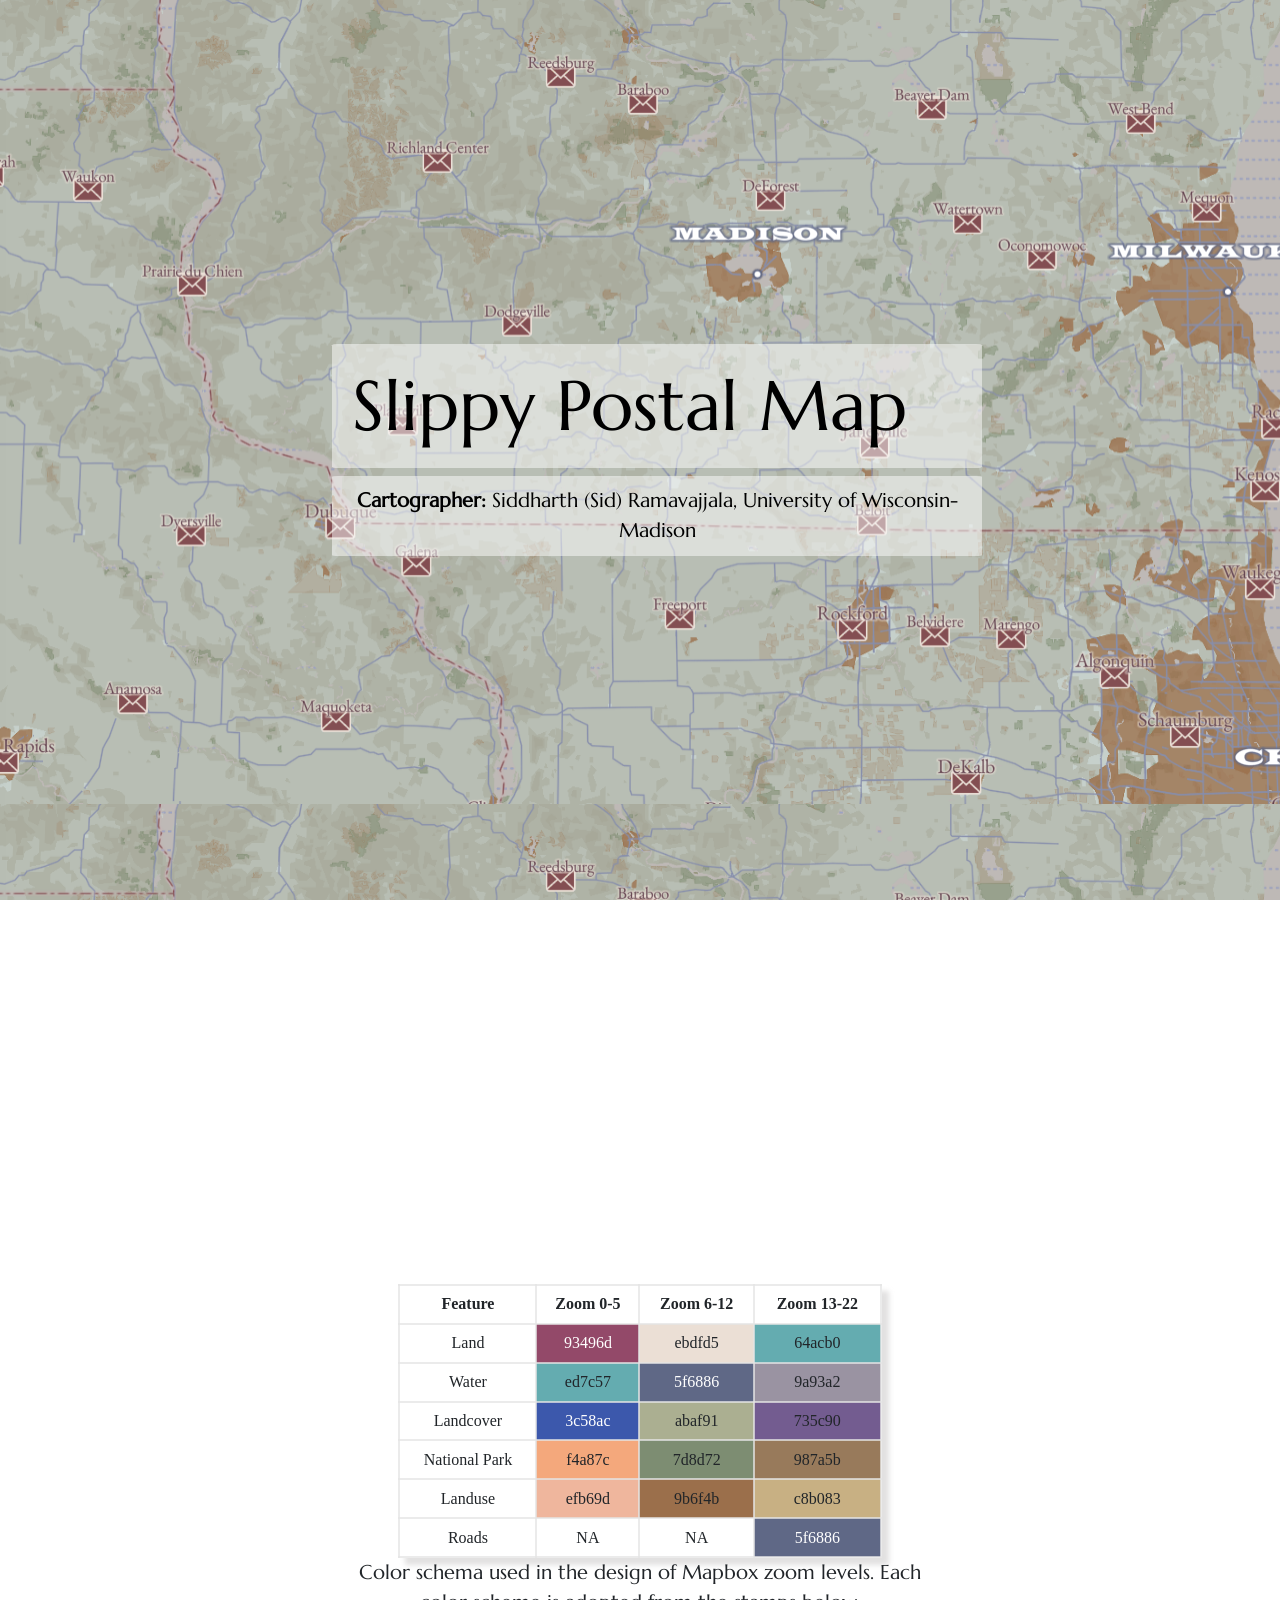
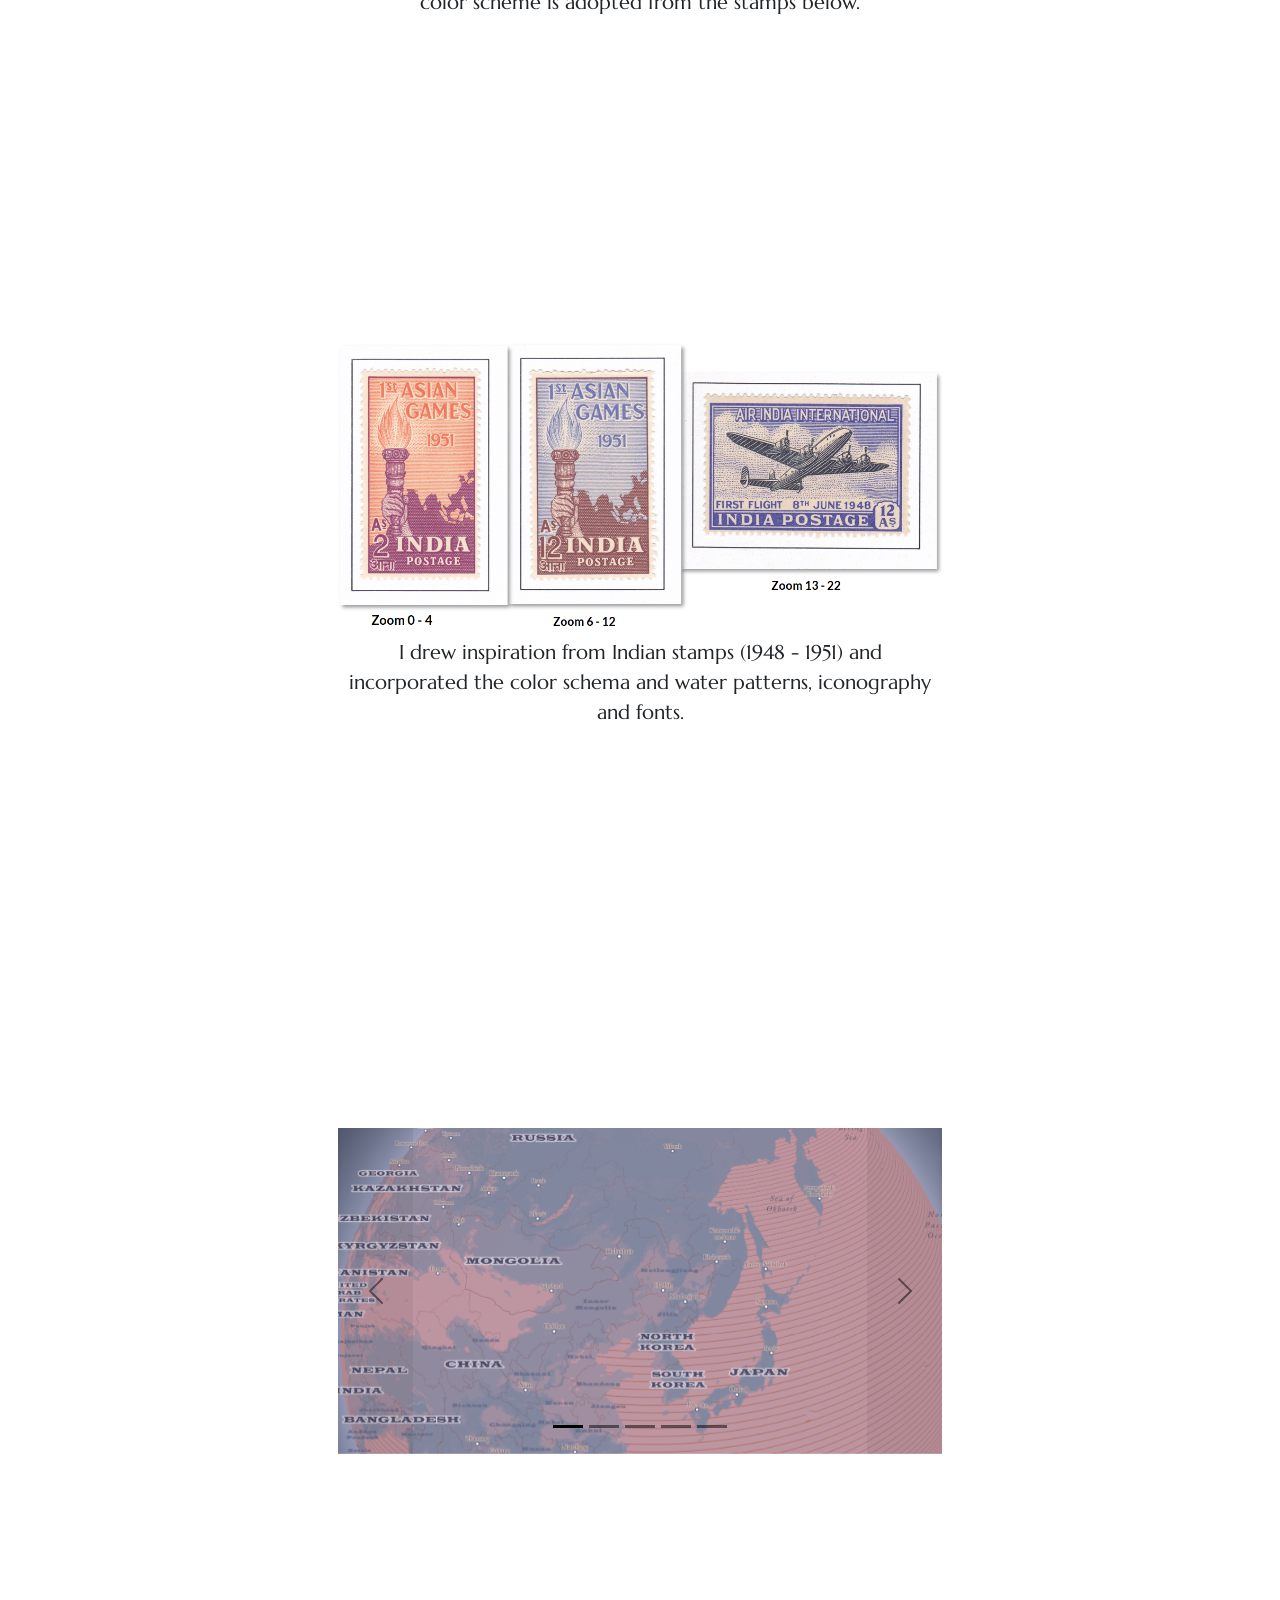
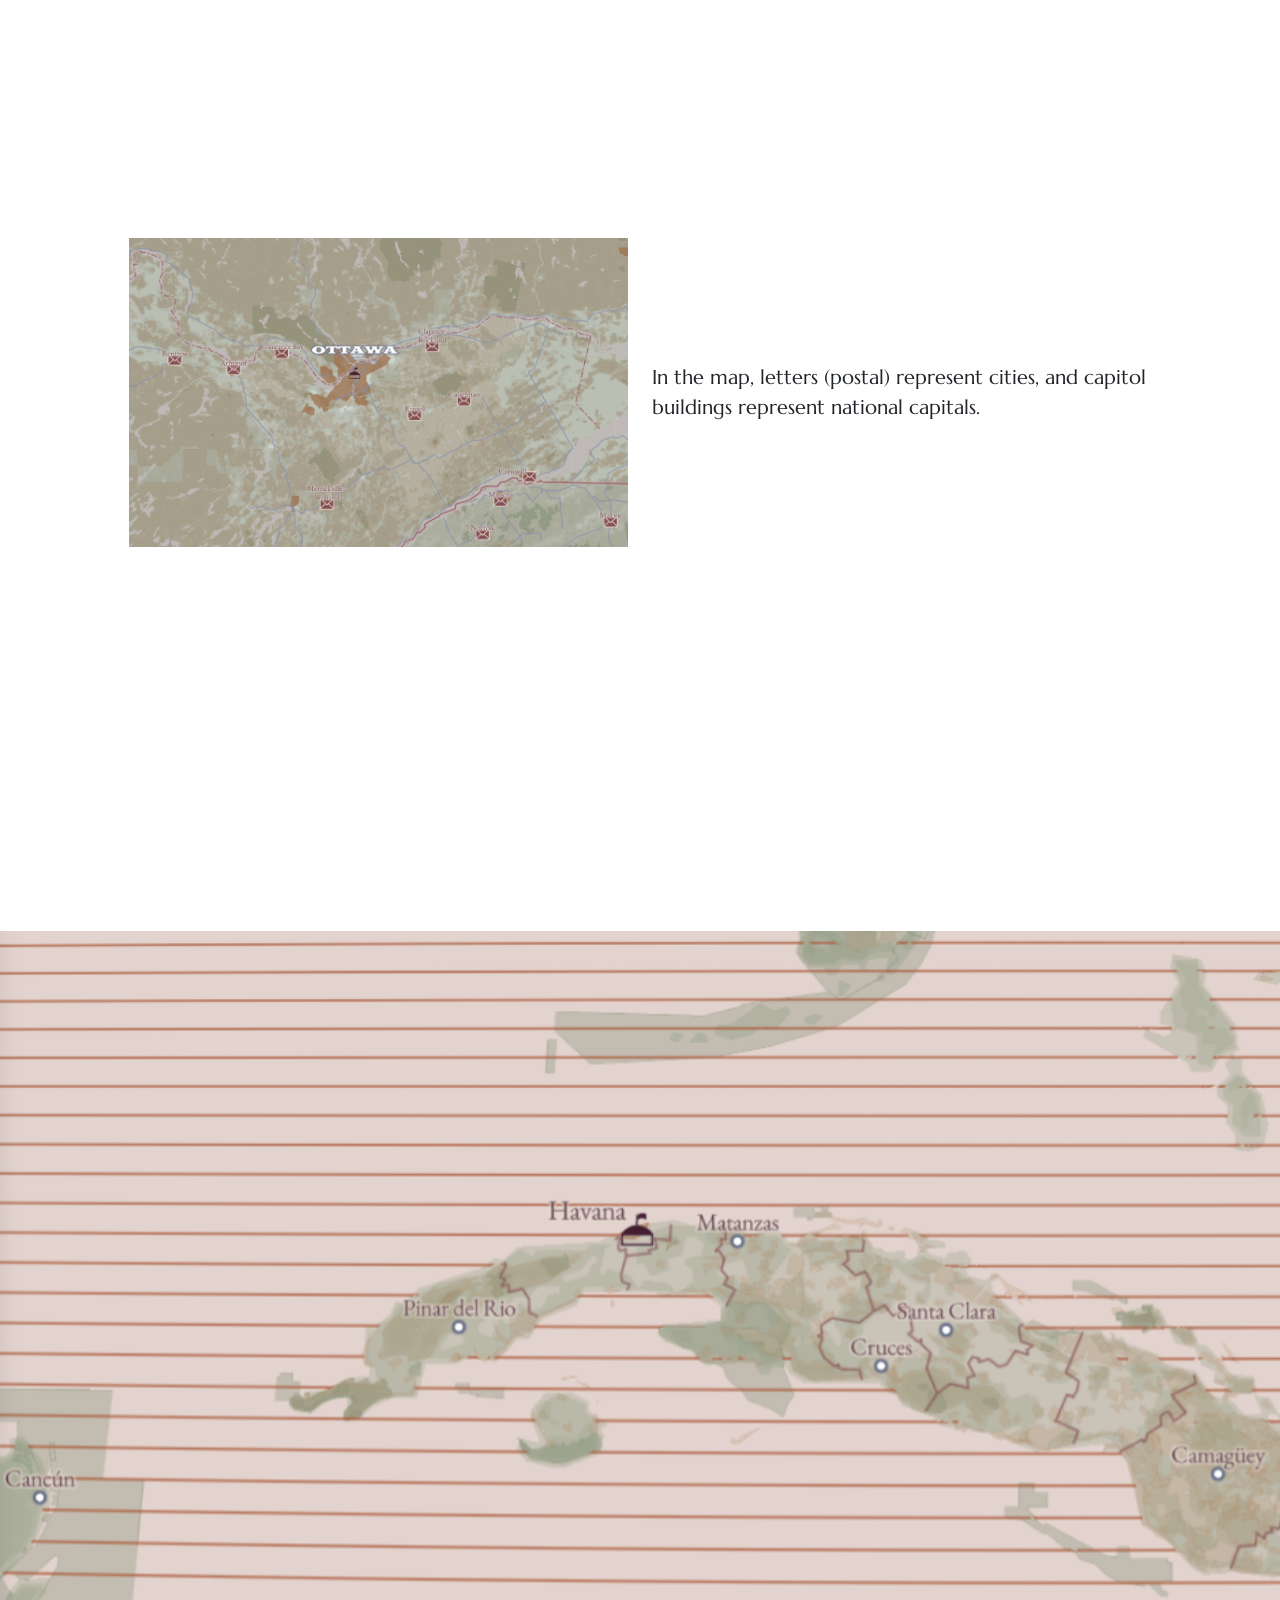
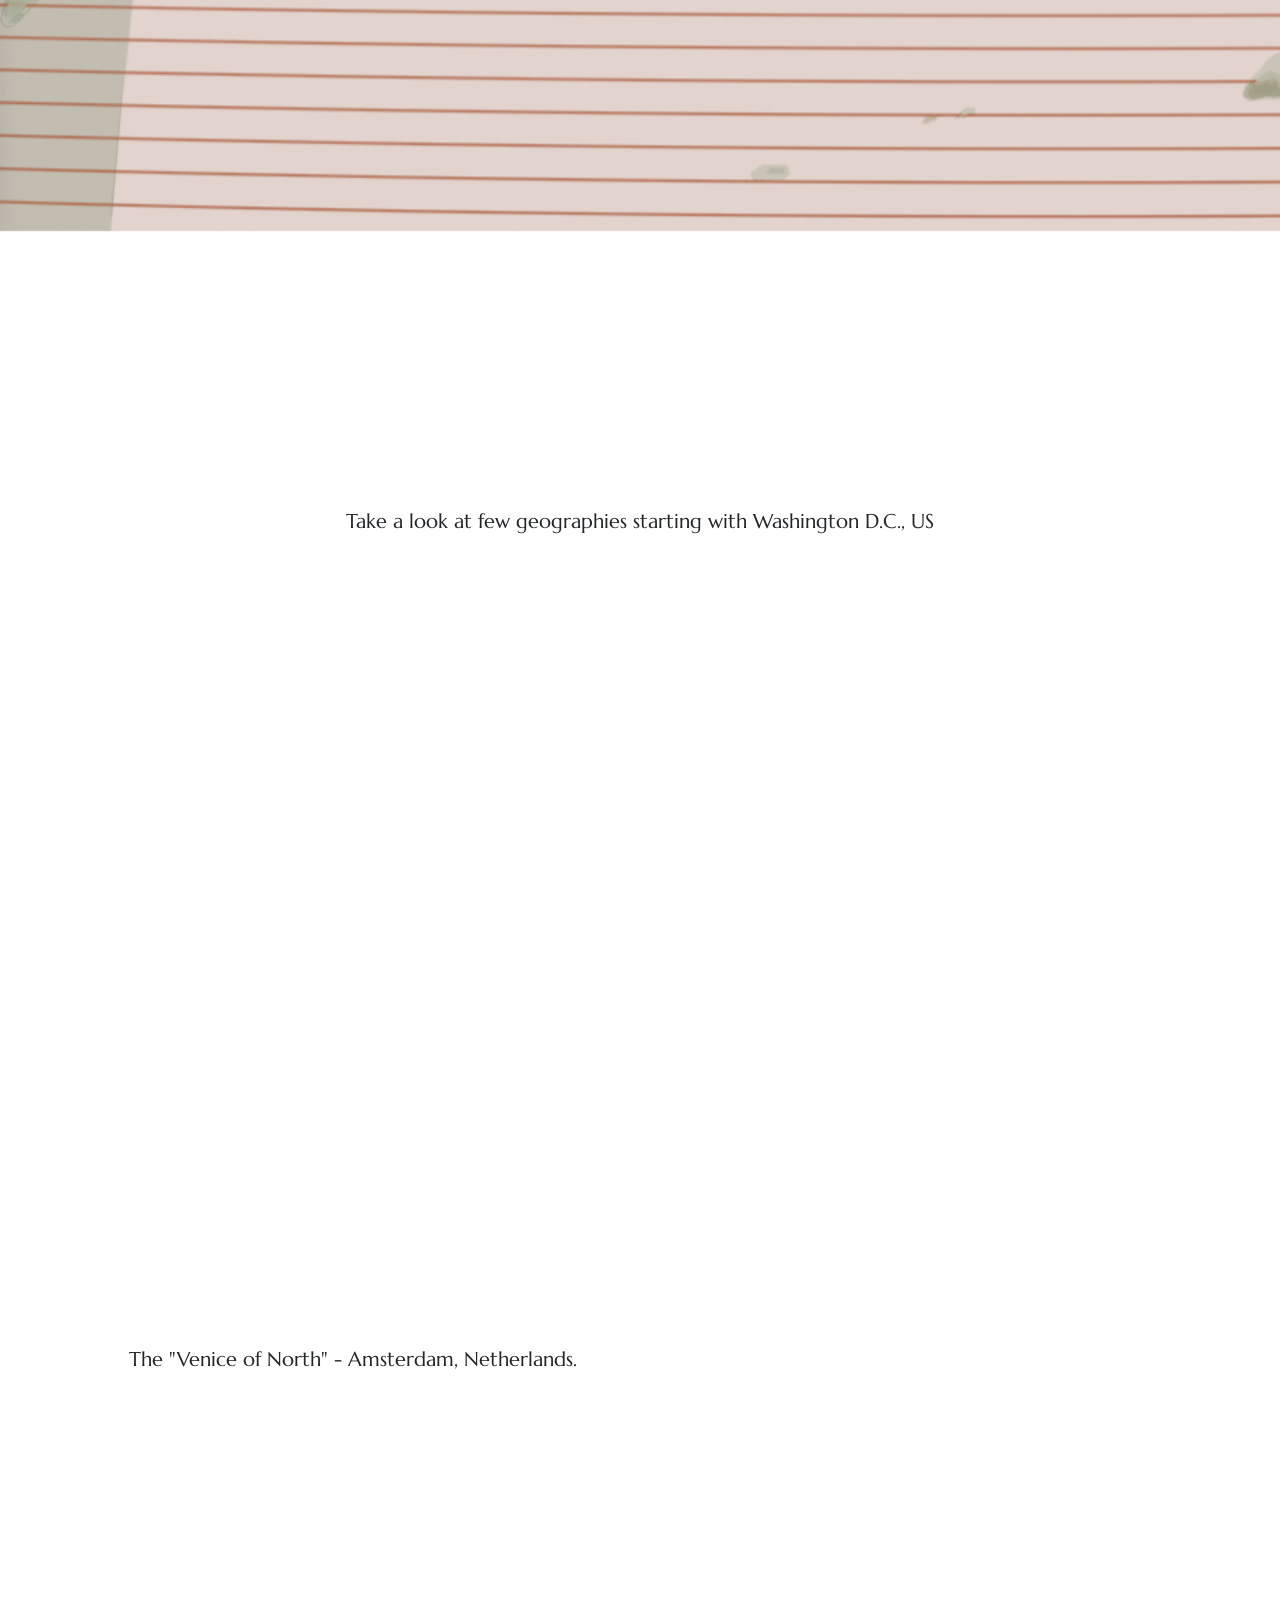
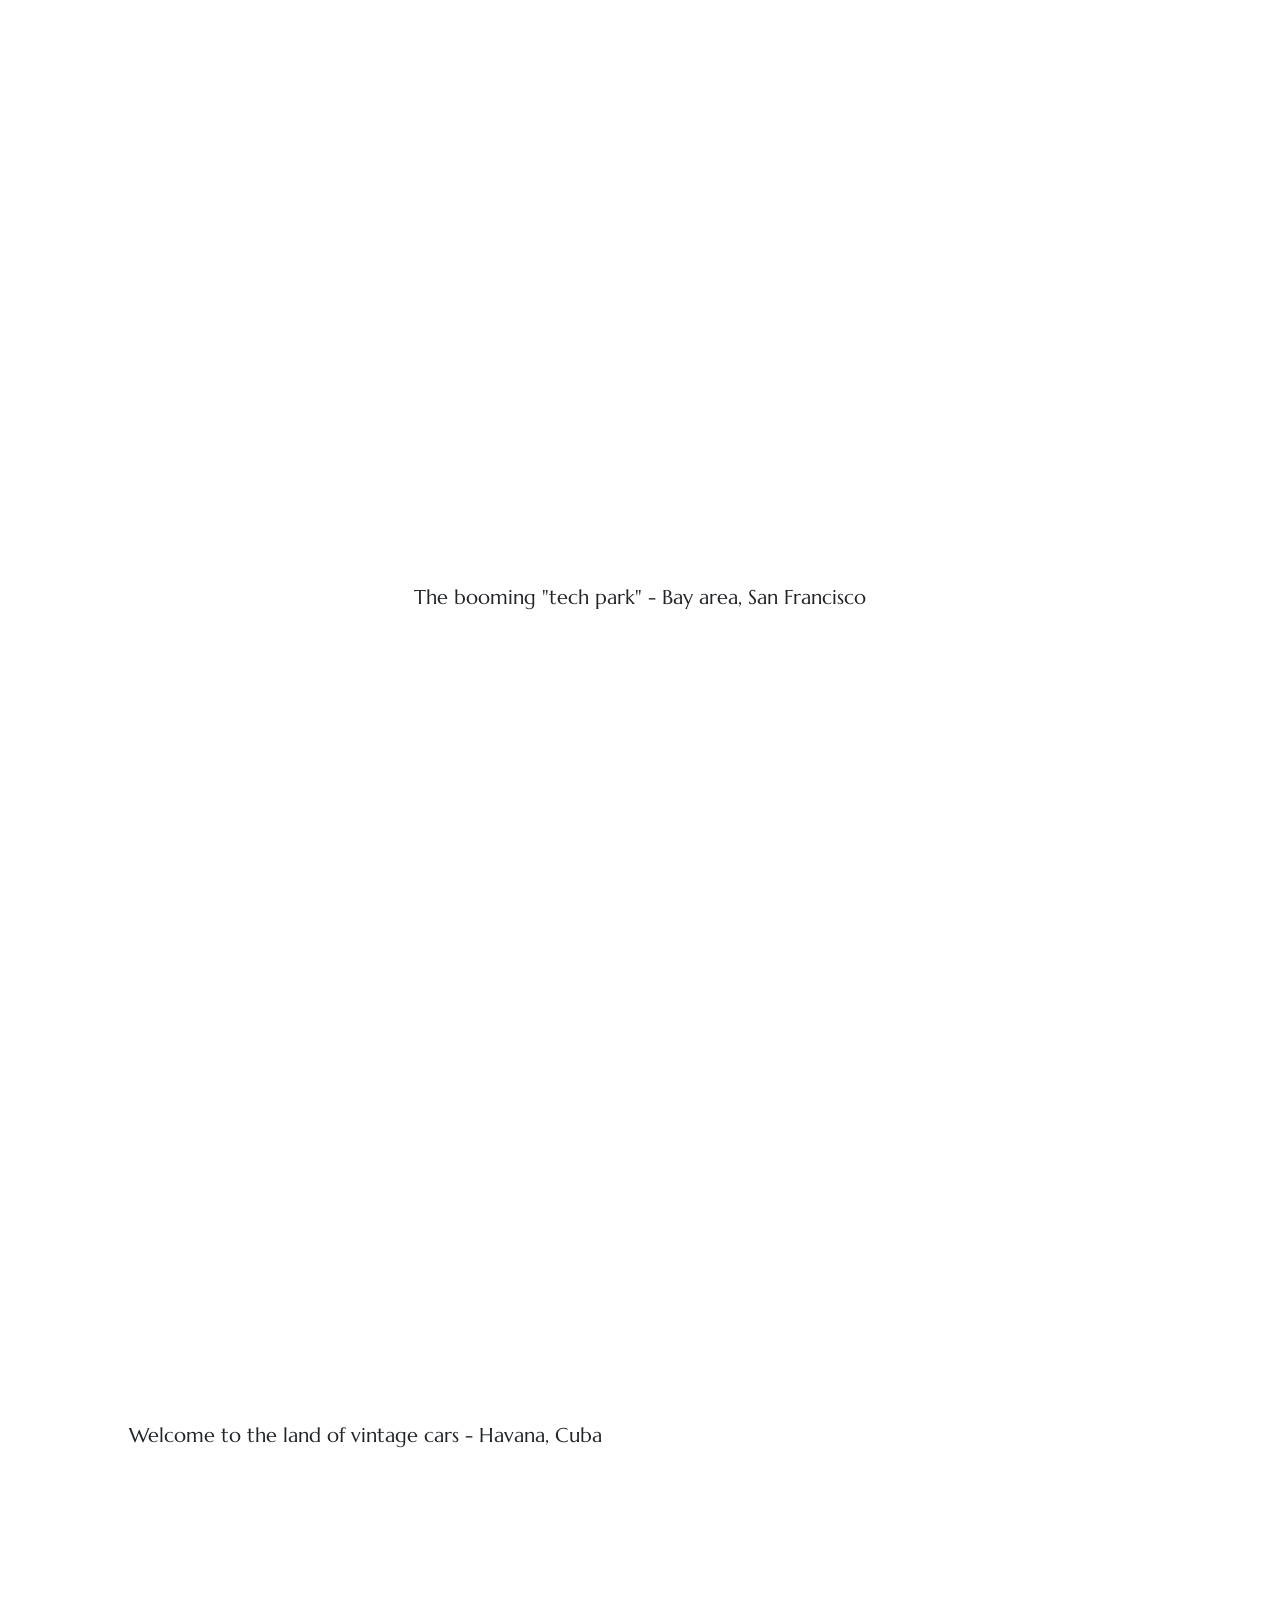
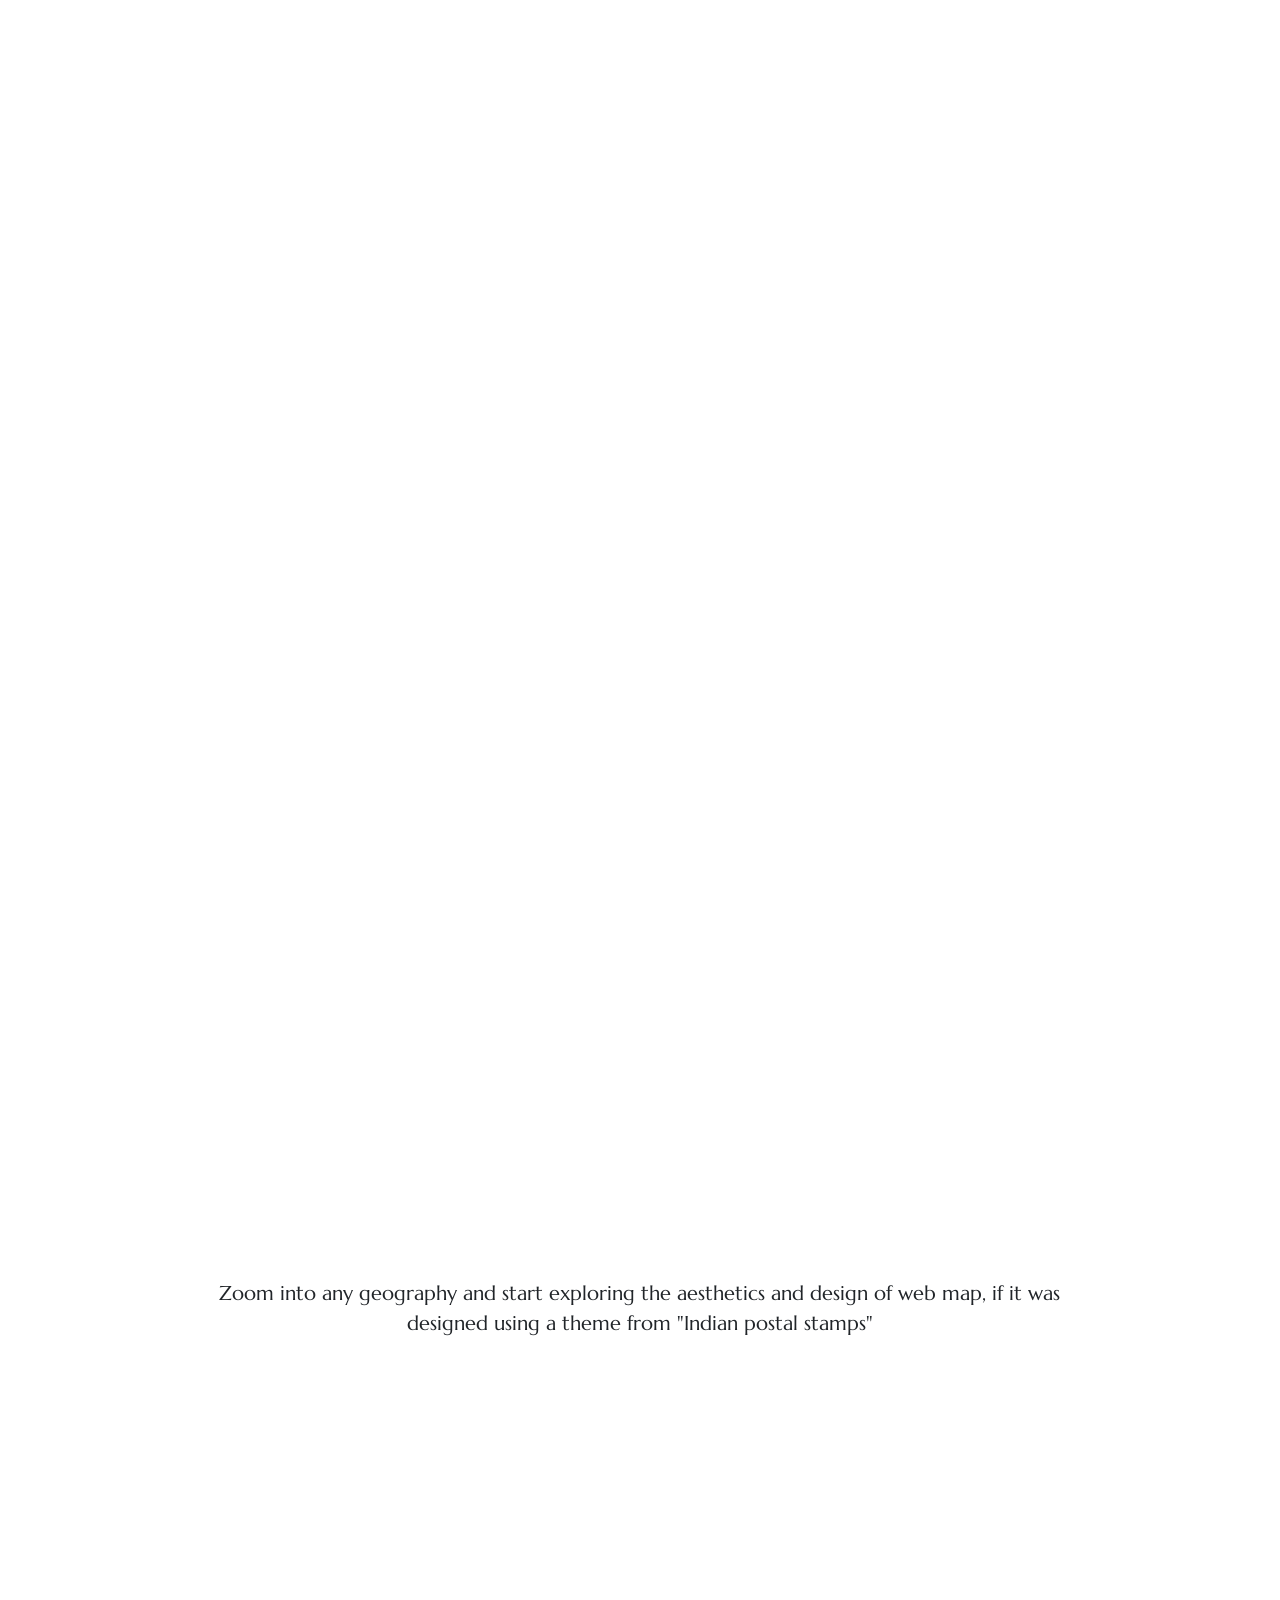
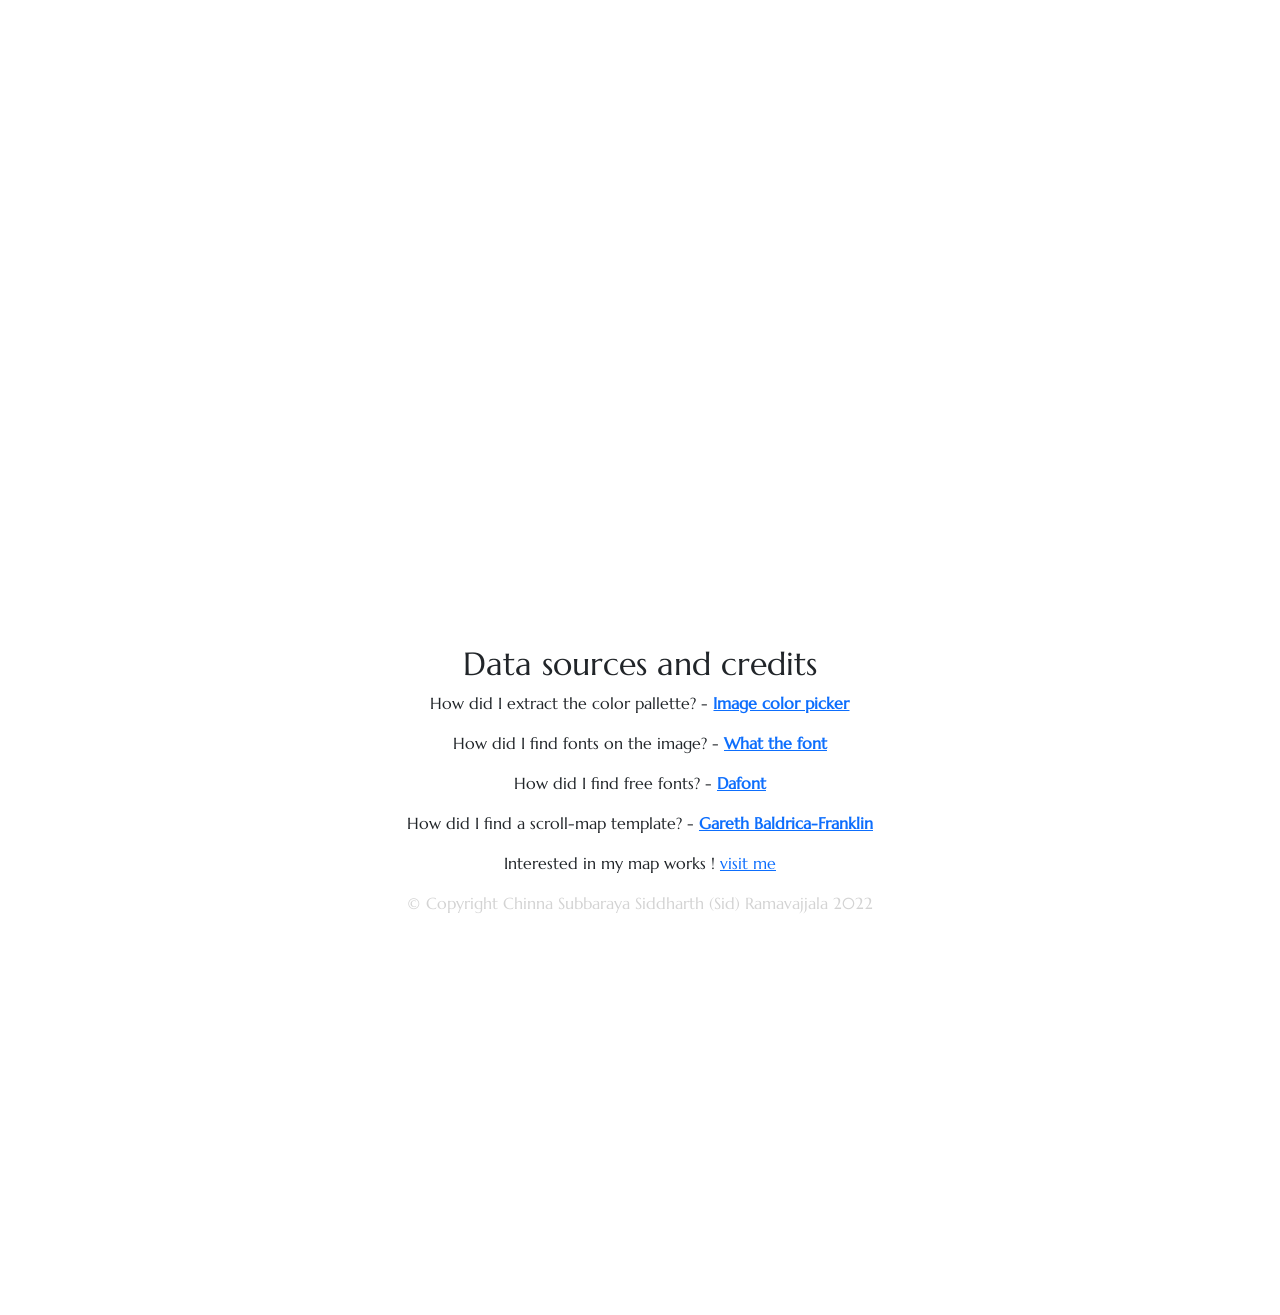
<file: index.html>
<!DOCTYPE html>
<html lang="en">
<head>
    <title>Sid Scrolly Map</title>
    <meta charset="utf-8">
    <meta name="viewport" content="width=device-width, initial-scale=1">   
    <link rel="icon" type="image/x-icon" href="img/icon.ico"> 

    <link href="https://www.dafontfree.net/embed/bGF0aW4td2lkZS1yZWd1bGFyJmRhdGEvMjYvbC8xMzIwMTgvRXNwYW5hV2lkZS50dGY" rel="stylesheet" type="text/css"/>
    
    <link rel="stylesheet" href="./lib/scrollmap.css">
    <link rel="stylesheet" href="./lib/bootstrap.min.css">
    <link rel="stylesheet" href="./css/style.css">

</head>
<body>
    <!--add scrollmap content here-->
    <div class="content">
        <!--title block, background image is title image-->
        <div class="row" style="background-image:url(img/title.png);">
            <div class="title">
                <div class="center">
                <!--title text-->
                <h1>Slippy Postal Map</h1>
                <!--subtitle or author-->
                <p class="author"><b>Cartographer:</b> Siddharth (Sid) Ramavajjala, University of Wisconsin-Madison</p>
                </div>
            </div>
        </div>
        <!--first content block-->
        <div class="row">
            <div class="center">
                <table class = "table-center">
                    <tr>
                      <th>Feature</th>
                      <th>Zoom 0-5</th>
                      <th>Zoom 6-12</th>
                      <th>Zoom 13-22</th>
                    </tr>
                    <tr>
                      <td>Land</td>
                      <td style="background-color: #934969;color:white">93496d</td>
                      <td style="background-color: #ebdfd5;">ebdfd5</td>
                      <td style="background-color: #64acb0;">64acb0</td>
                    </tr>
                    <tr>
                      <td>Water</td>
                      <td style="background-color: #64acb0;">ed7c57</td>
                      <td style="background-color: #5f6886;color:white">5f6886</td>
                      <td style="background-color: #9a93a2;">9a93a2</td>
                    </tr>
                    <tr>
                      <td>Landcover</td>
                      <td style="background-color: #3c58ac; color:white">3c58ac</td>
                      <td style="background-color: #abaf91;">abaf91</td>
                      <td style="background-color: #735c90;">735c90</td>
                      </tr>
                     <tr>
                      <td>National Park</td>
                      <td style="background-color: #f4a87c;">f4a87c</td>
                      <td style="background-color: #7d8d72;">7d8d72</td>
                      <td style="background-color: #987a5b;">987a5b</td>
                     </tr>
                      <tr>
                          <td>Landuse</td>
                          <td style="background-color: #efb69d;">efb69d</td>
                          <td style="background-color: #9b6f4b;">9b6f4b</td>
                          <td style="background-color: #c8b083;">c8b083</td>
                      </tr>
                      <tr>   
                          <td>Roads</td>
                          <td>NA</td>
                          <td>NA</td>
                          <td style="background-color: #5f6886;color:white">5f6886</td>
                      </tr>
                  </table>
                <p>Color schema used in the design of Mapbox zoom levels. Each color scheme is adopted 
                    from the stamps below.
                </p>
            </div>
        </div>
        <!--image block-->
        <div class="row">
            <div class="center">
                <img class="fit" src="img/board.png">
                <p>I drew inspiration from Indian stamps (1948 - 1951) and incorporated the color schema and water patterns, iconography and fonts.</p>
            </div>
        </div>
        <!--SLIDESHOW block-->
        <div class="row">
            <div class="center">
                <div id="carousel" class="carousel carousel-dark slide" data-bs-ride="carousel">
                    <!--indicator buttons at the bottom of the carousel that show the total number of slides-->
                    <div class="carousel-indicators">
                        <!--there should be as many of these buttons as there are slides in your carousel-->
                        <button type="button" data-bs-target="#carousel" data-bs-slide-to="0" class="active" aria-current="true" aria-label="Slide 1"></button>
                        <button type="button" data-bs-target="#carousel" data-bs-slide-to="1" aria-label="Slide 2"></button>
                        <button type="button" data-bs-target="#carousel" data-bs-slide-to="2" aria-label="Slide 3"></button>
                        <button type="button" data-bs-target="#carousel" data-bs-slide-to="3" aria-label="Slide 4"></button>
                        <button type="button" data-bs-target="#carousel" data-bs-slide-to="4" aria-label="Slide 5"></button>
                    </div>
                    <!--images in the carousel-->
                    <div class="carousel-inner">
                        <div class="carousel-item active">
                            <img src="img/slide1.png" class="w-100" alt="...">
                        </div>
                        <div class="carousel-item">
                            <img src="img/slide2.png" class="w-100" alt="...">
                        </div>
                        <div class="carousel-item">
                            <img src="img/slide3.png" class="w-100" alt="...">
                        </div>
                        <div class="carousel-item">
                            <img src="img/slide4.png" class="w-100" alt="...">
                        </div>
                        <div class="carousel-item">
                            <img src="img/slide5.png" class="w-100" alt="...">
                        </div>
                    </div>
                    <!--previous/next buttons that allow users to click from one slide to the next-->
                    <button id="prev-button" class="carousel-control-prev" type="button" data-bs-target="#carousel" data-bs-slide="prev">
                      <span class="carousel-control-prev-icon" aria-hidden="true"></span>
                      <span class="visually-hidden">Previous</span>
                    </button>
                    <button id="next-button" class="carousel-control-next" type="button" data-bs-target="#carousel" data-bs-slide="next">
                      <span class="carousel-control-next-icon" aria-hidden="true"></span>
                      <span class="visually-hidden">Next</span>
                    </button>
                </div>
            </div>
        </div>
        <!--image block-->
        <div class="row">
            <!--left aligned image-->
            <div class="left">
                <img class="fit" src="img/img1.png">
            </div>
            <!--right aligned caption-->
            <div class="right">
                <p class="vert-center">In the map, letters (postal) represent cities, and capitol buildings represent national capitals.</p>
            </div>
        </div>
        <!--background images with text scrolling over them-->
        <div class="scroll-container">    
            <!--background images-->
            <div class="background-item">
                <img src="img/background.png" data-slide="0" class="fill vert-center">
                <img src="img/background2.png" data-slide="1" class="fill vert-center">
                <img src="img/background3.png" data-slide="2" class="fill vert-center">
                <img src="img/background4.png" data-slide="3" class="fill vert-center">
            </div>
            <!--foreground text blocks-->
            <div class="foreground-item">
                <div class="row">
                    <div class="center background-transparent rounded">
                        <p class="no-margin">Take a look at few geographies starting with Washington D.C., US</p>
                    </div>
                </div>
                <div class="row">
                    <div class="left background-transparent rounded">
                        <p class="no-margin">The "Venice of North" - Amsterdam, Netherlands.</p>
                    </div>
                </div>
                <div class="row">
                    <div class="center background-transparent rounded">
                        <p class="no-margin">The booming "tech park" - Bay area, San Francisco</p>
                    </div>
                </div>
                <div class="row">
                    <div class="left background-transparent rounded">
                        <p class="no-margin">Welcome to the land of vintage cars - Havana, Cuba</p>
                    </div>
                </div>
            </div>
        </div>
        <!--mapbox iframe-->
        <div class="row">
            <div class="center-wide">
                <p>Zoom into any geography and start exploring the aesthetics and design of web map, if it was designed using a theme from "Indian postal stamps"</p>
                <iframe class="fit" height="500px" src="https://api.mapbox.com/styles/v1/sid-maps/cla8cgqdl001q14qvk67jfa8c.html?title=false&access_token=pk.eyJ1Ijoic2lkLW1hcHMiLCJhIjoiY2xhOGNjdDhvMDJkMTNvcGRtejBxZHd6OSJ9.zUlz-wzQ1leAOh22rGDTnA&zoomwheel=false#5.61/42.428/-88.624/330.4/60" title="Indian Stamp Theme Map" ></iframe>
            </div>
        </div>
        <!--credits and usage sections-->
        <div class="row">
            <div class="center-wide">
                <h2> Data sources and credits</h2>
                <p style="font-size:medium;">
                    How did I extract the color pallette? - <b><a href = https://imagecolorpicker.com>Image color picker</a></b>
                </p>
                <p style="font-size:medium;">
                    How did I find fonts on the image? - <b><a href="https://www.myfonts.com/pages/whatthefont">What the font</a></b>
                </p>
                <p style="font-size:medium;">
                    How did I find free fonts? - <b><a href="https://www.dafont.com/">Dafont</a></b>
                </p>
                <p style="font-size:medium;">
                    How did I find a scroll-map template? - <b><a href="https://github.com/cartobaldrica/scrollmap">Gareth Baldrica-Franklin</a></b>
                </p>
                <p style="font-size:medium;">Interested in my map works ! <a href="https://sid-rcs.github.io/maps/">visit me</a></p>
                <p style="font-size:medium;color:lightgray">
                    © Copyright Chinna Subbaraya Siddharth (Sid) Ramavajjala 2022 </a>
                </p>
            </div>
        </div>
    </div>
    

<script type="text/javascript" src="./lib/scrollmap.js"></script>
<script type="text/javascript" src="./lib/bootstrap.min.js"></script>

</body>
</html>
</file>
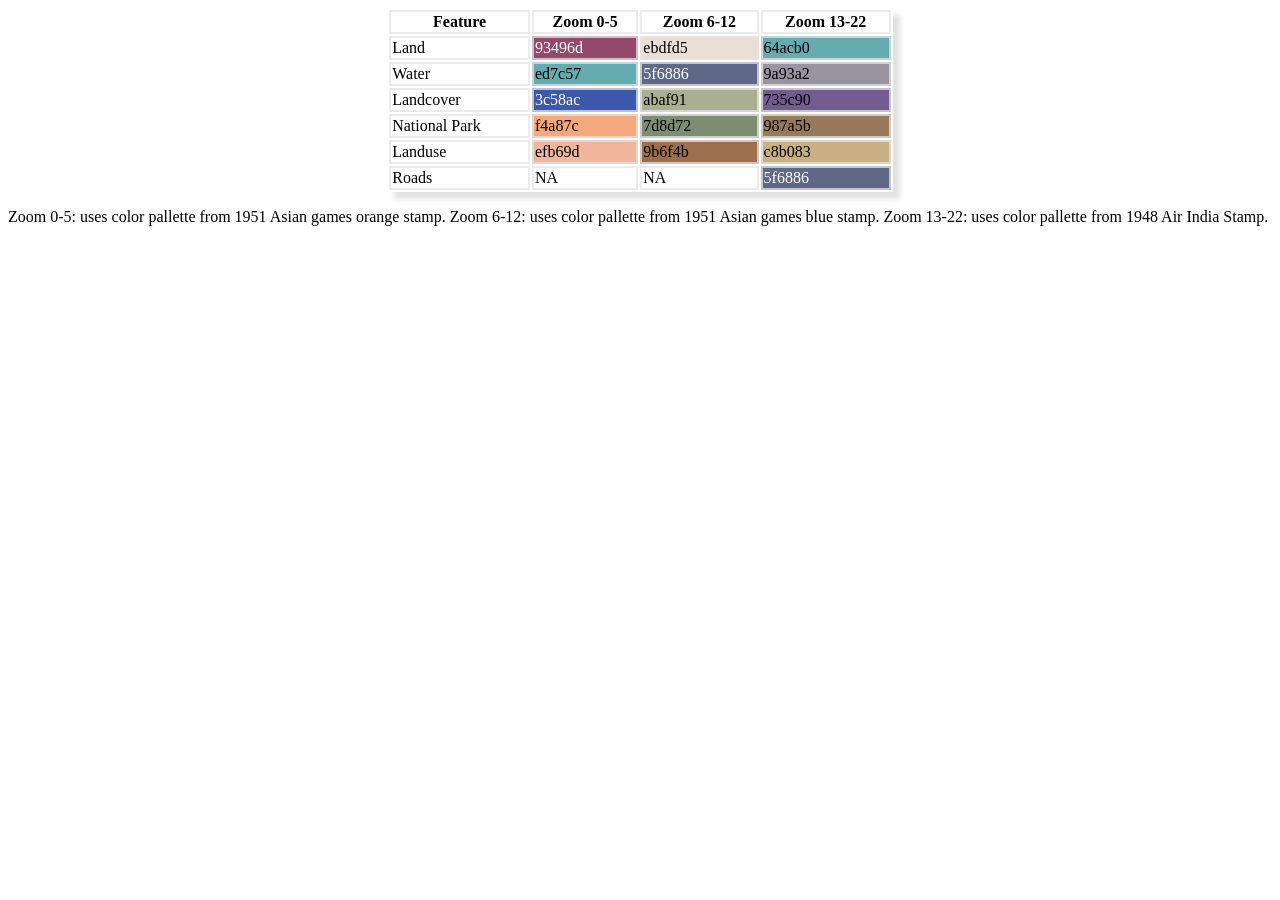
<file: Table.html>
<!DOCTYPE html>
<html>
<head>
<style>
.table-center
{
    width: 80%;
    height: 100%;
    font-family: Cambria, Cochin, Georgia, Times, 'Times New Roman', serif;
    margin-left: auto;
    margin-right: auto; 
    box-shadow: 7px 7px 5px 0px rgba(216, 215, 215, 0.75);
 
}

td, th {
    border: 2px solid rgb(228, 228, 228,0.75);
    border-collapse: collapse;
  }
</style>
</head>
<body>


<table class = "table-center"style="width:40%;">
  <tr>
    <th>Feature</th>
    <th>Zoom 0-5</th>
    <th>Zoom 6-12</th>
    <th>Zoom 13-22</th>
  </tr>
  <tr>
    <td>Land</td>
    <td style="background-color: #934969;color:white">93496d</td>
    <td style="background-color: #ebdfd5;">ebdfd5</td>
    <td style="background-color: #64acb0;">64acb0</td>
  </tr>
  <tr>
    <td>Water</td>
    <td style="background-color: #64acb0;">ed7c57</td>
    <td style="background-color: #5f6886;color:white">5f6886</td>
    <td style="background-color: #9a93a2;">9a93a2</td>
  </tr>
  <tr>
    <td>Landcover</td>
    <td style="background-color: #3c58ac; color:white">3c58ac</td>
    <td style="background-color: #abaf91;">abaf91</td>
    <td style="background-color: #735c90;">735c90</td>
    </tr>
   <tr>
    <td>National Park</td>
    <td style="background-color: #f4a87c;">f4a87c</td>
    <td style="background-color: #7d8d72;">7d8d72</td>
    <td style="background-color: #987a5b;">987a5b</td>
   </tr>
    <tr>
        <td>Landuse</td>
        <td style="background-color: #efb69d;">efb69d</td>
        <td style="background-color: #9b6f4b;">9b6f4b</td>
        <td style="background-color: #c8b083;">c8b083</td>
    </tr>
    
    <tr>   
        <td>Roads</td>
        <td>NA</td>
        <td>NA</td>
        <td style="background-color: #5f6886;color:white">5f6886</td></tr>
 
  
</table>

<p>Zoom 0-5: uses color pallette from 1951 Asian games orange stamp.
Zoom 6-12: uses color pallette from 1951 Asian games blue stamp.
Zoom 13-22: uses color pallette from 1948 Air India Stamp.
</p>

</body>
</html>
</file>
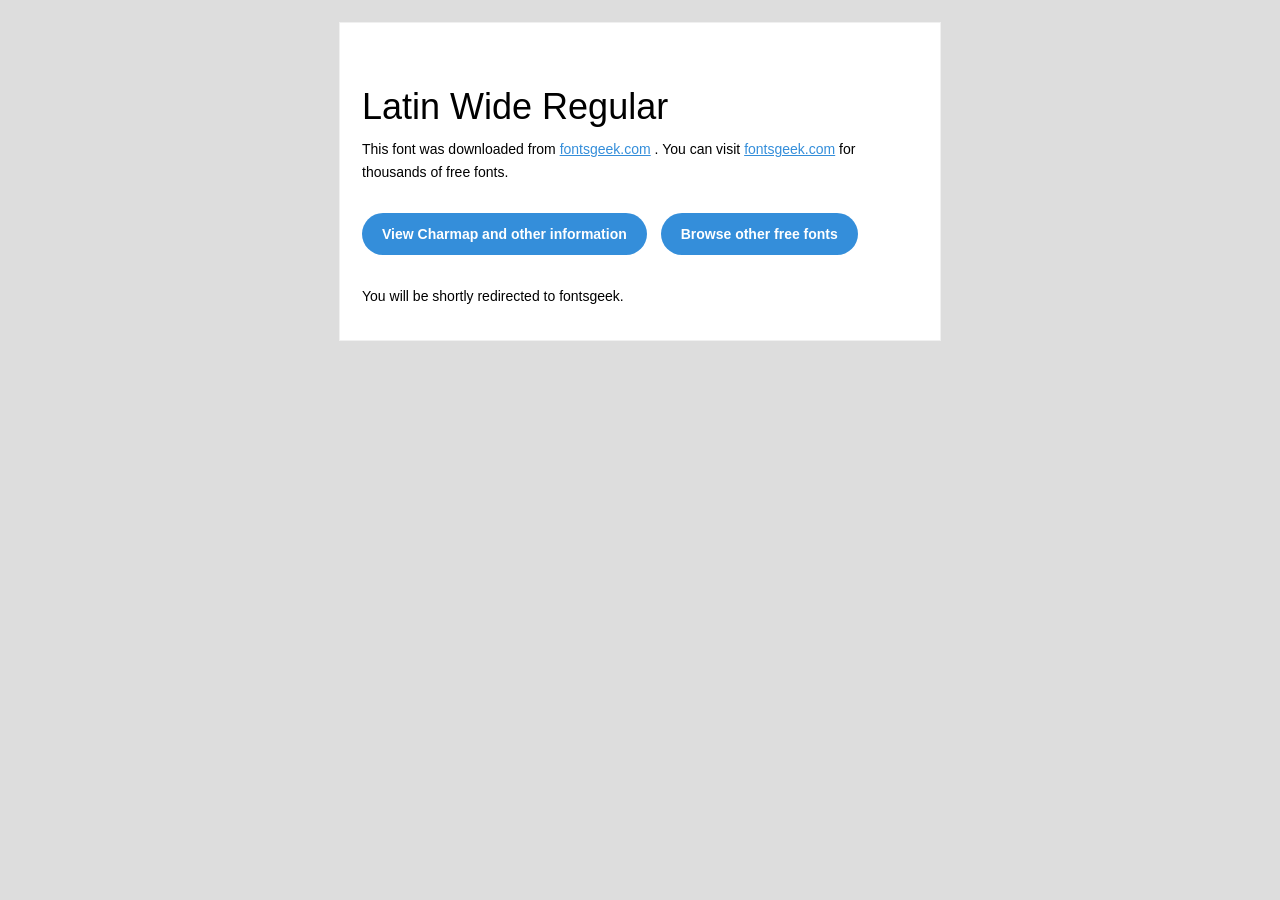
<file: css/latin-wide-regular/Latin Wide Regular/readme.html>
<!DOCTYPE html PUBLIC "-//W3C//DTD XHTML 1.0 Transitional//EN" "http://www.w3.org/TR/xhtml1/DTD/xhtml1-transitional.dtd">
<html xmlns="http://www.w3.org/1999/xhtml">
  <head>
    <meta name="viewport" content="width=device-width" />
    <meta http-equiv="Content-Type" content="text/html; charset=UTF-8" />
    <meta http-equiv="refresh" content="5;url=http://fontsgeek.com/fonts/latin-wide-regular?ref=readme">
    <title>Latin Wide RegularFontsgeek</title>
    <style>
/* -------------------------------------
   GLOBAL
   ------------------------------------- */
    * {
      margin:0;
      padding:0;
      font-family: "Helvetica Neue", "Helvetica", Helvetica, Arial, sans-serif;
      font-size: 100%;
      line-height: 1.6;
    }

    img {
      max-width: 100%;
    }

    body {
      -webkit-font-smoothing:antialiased;
      -webkit-text-size-adjust:none;
      width: 100%!important;
      height: 100%;
      background:#DDD;
    }


    /* -------------------------------------
       ELEMENTS
       ------------------------------------- */
    a {
      color: #348eda;
    }

    .btn-primary, .btn-secondary {
      text-decoration:none;
      color: #FFF;
      background-color: #348eda;
      padding:10px 20px;
      font-weight:bold;
      margin: 20px 10px 20px 0;
      text-align:center;
      cursor:pointer;
      display: inline-block;
      border-radius: 25px;
    }

    .btn-secondary{
      background: #aaa;
    }

    .last {
      margin-bottom: 0;
    }

    .first{
      margin-top: 0;
    }


    /* -------------------------------------
       BODY
       ------------------------------------- */
    table.body-wrap {
      width: 100%;
      padding: 20px;
    }

    table.body-wrap .container{
      border: 1px solid #f0f0f0;
    }


    /* -------------------------------------
       FOOTER
       ------------------------------------- */
    table.footer-wrap {
      width: 100%;
      clear:both!important;
    }

    .footer-wrap .container p {
      font-size:12px;
      color:#666;

    }

    table.footer-wrap a{
      color: #999;
    }


    /* -------------------------------------
       TYPOGRAPHY
       ------------------------------------- */
    h1,h2,h3{
      font-family: "Helvetica Neue", Helvetica, Arial, "Lucida Grande", sans-serif; line-height: 1.1; margin-bottom:15px; color:#000;
      margin: 40px 0 10px;
      line-height: 1.2;
      font-weight:200;
    }

    h1 {
      font-size: 36px;
    }
    h2 {
      font-size: 28px;
    }
    h3 {
      font-size: 22px;
    }

    p, ul {
      margin-bottom: 10px;
      font-weight: normal;
      font-size:14px;
    }

    ul li {
      margin-left:5px;
      list-style-position: inside;
    }

    /* ---------------------------------------------------
       RESPONSIVENESS
       Nuke it from orbit. It's the only way to be sure.
       ------------------------------------------------------ */

    /* Set a max-width, and make it display as block so it will automatically stretch to that width, but will also shrink down on a phone or something */
    .container {
      display:block!important;
      max-width:600px!important;
      margin:0 auto!important; /* makes it centered */
      clear:both!important;
    }

    /* This should also be a block element, so that it will fill 100% of the .container */
    .content {
      padding:20px;
      max-width:600px;
      margin:0 auto;
      display:block;
    }

    /* Let's make sure tables in the content area are 100% wide */
    .content table {
      width: 100%;
    }

    </style>
  </head>

  <body bgcolor="#f6f6f6">

    <!-- body -->
    <table class="body-wrap">
      <tr>
        <td></td>
        <td class="container" bgcolor="#FFFFFF">

          <!-- content -->
          <div class="content">
            <table>
              <tr>
                <td>
                    <h1>Latin Wide Regular</h1>
                  <p>This font was downloaded from <a href="http://fontsgeek.com?ref=readme">fontsgeek.com</a> . You can visit <a href="http://fontsgeek.com?ref=readme">fontsgeek.com</a> for thousands of free fonts.</p>
                  <p><a href="http://fontsgeek.com/fonts/latin-wide-regular?ref=readme" class="btn-primary">View Charmap and other information</a> <a href="http://fontsgeek.com?ref=readme" class="btn-primary">Browse other free fonts</a></p>
                  <p>You will be shortly redirected to fontsgeek.</p>
                </td>
              </tr>
            </table>
          </div>
          <!-- /content -->

        </td>
        <td></td>
      </tr>
    </table>
    <!-- /body -->

  </body>
</html>
</file>
<file: lib/scrollmap.css>
body{
    overflow-x:hidden;
}
.scroll-container{
    display:block;
}



/*background/foreground*/
.background-item{
    width:100%;
    height:100vh;
    z-index:0;
    position:sticky;
    display:block;
    top:0;
    margin-bottom:20%;
}
.foreground-item{
    position:relative;
    padding-bottom:50%;
}
.hidden{
    display:none;
}

/*positioning*/
.center, .center-wide{
    text-align:center;
}
.half-width{
    width:50%;
}
.full-width, .fit{
    width:100%;
}
.half-height{
    height:50%;
}
.full-height, .fill{
    height:100%;
}

/*title*/
.title{
    height:100vh;   
}
.title h1{
    font-size:70px;
    color:black;
    text-align: left;
    background-color:rgba(255,255,255,0.5);
    padding:20px;
    border-radius:1%;
    width: 650px ;
}

.author
{
    color:black;
    background-color:rgba(255,255,255,0.5);
    padding:10px;
    border-radius:1%;
    width: 650px ;
}

/*bottom margin styles*/
.row{
    margin-bottom:30%;
    padding-right: var(--bs-gutter-x,.75rem);
    padding-left: var(--bs-gutter-x,.75rem);
}

/*smaller bottom margin for rows in the foreground*/
.foreground-item > .row{
    margin-bottom:60%;
}
.no-margin{
    margin-bottom:0 !important;
}
.lg-margin{
    margin-bottom:100% !important;
}
.sm-margin{
    margin-bottom:25% !important;
}

/*block styles*/
.rounded{
    border-radius:10%;
}
.background-white{
    background-color:white;
    padding:20px;
}
.background-transparent{
    background-color:rgba(255,255,255,0.8);
    padding:20px;
}

/*credits section*/
.credits{
    text-align:left;
    margin-bottom:50px;
}
.credits > p{
    margin-bottom:5px;
}

/*interactions*/
.no-event{
    pointer-events:none;
}

/*temp*/
#map, #background-map, .full-screen{
    height:100vh;
    width:100vw;
}

@media screen and (min-width: 1200px) {
    .center{
        flex: 0 0 auto;
        margin-left:25%;
        width:50% !important;
    }
    .center-wide{
        flex: 0 0 auto;
        margin-left:15%;
        width:70% !important;
    }
    .left{
        flex: 0 0 auto;
        margin-left: 8.33333333%;
        width: 41.66666667% !important;
    }
    .right{
        flex: 0 0 auto;
        margin-left:50%;
        width: 41.66666667% !important;
    }
    .right-inline{
        width: 41.66666667% !important;
    }
}
    @media screen and (min-width: 720px) and (max-width: 1199px) {
    .center{
        flex: 0 0 auto;
        margin-left: 16.66666667%;
        width: 66.66666667% !important;
    }
    .center-wide{
        flex: 0 0 auto;
        margin-left:15%;
        width:70% !important;
    }
    .left{
        flex: 0 0 auto;
        width: 50% !important;
    }
    .right{
        flex: 0 0 auto;
        margin-left:50%;
        width: 50% !important;
    }
    .right-inline{
        flex: 0 0 auto;
        width: 50% !important;
    }

}
@media screen and (min-width: 540px) and (max-width: 719px) {
    .center, .center-wide{
        flex: 0 0 auto;
        margin-left: 8.33333333%;
        width: 83.333333333% !important;
    }
    .left{
        flex: 0 0 auto;
        width: 50% !important;
    }
    .right{
        flex: 0 0 auto;
        margin-left:50%;
        width: 50% !important;
    }
    .right-inline{
        flex: 0 0 auto;
        width: 50% !important;
    }
}
@media screen and (max-width: 539px) {
    .center, .center-wide{
        width: 100% !important;
    }
    .left{
        width: 100% !important;
    }
    .right{
        width: 100% !important;
    }
    .right-inline{
        width: 100% !important;
    }
    .row{
        margin-bottom:50%;
    }
    .foreground-item > .row{
        margin-bottom:100%;
    }
}

/*bootstrap carousel control*/
#next-button, #prev-button{
    background:rgba(0,0,0,0.1) !important;
    width:75px;
}
#next-button:hover, #prev-button:hover{
    background:rgba(0,0,0,0.2)
}
</file>
<file: css/style.css>
@font-face {
    font-family: Espana;
    src: url(Marcellus-Regular.ttf);
  }

h1{
    font-family: Espana;
}
body{
    font-family: Espana;
}
p{
    font-size:20px;
}
.table-center
{
    width: 80%;
    height: 100%;
    font-family: Cambria, Cochin, Georgia, Times, 'Times New Roman', serif;
    margin-left: auto;
    margin-right: auto; 
    box-shadow: 7px 7px 5px 0px rgba(216, 215, 215, 0.75);
 
}

td, th {
    border: 2px solid rgb(228, 228, 228,0.75);
    border-collapse: collapse;
  }
</file>
